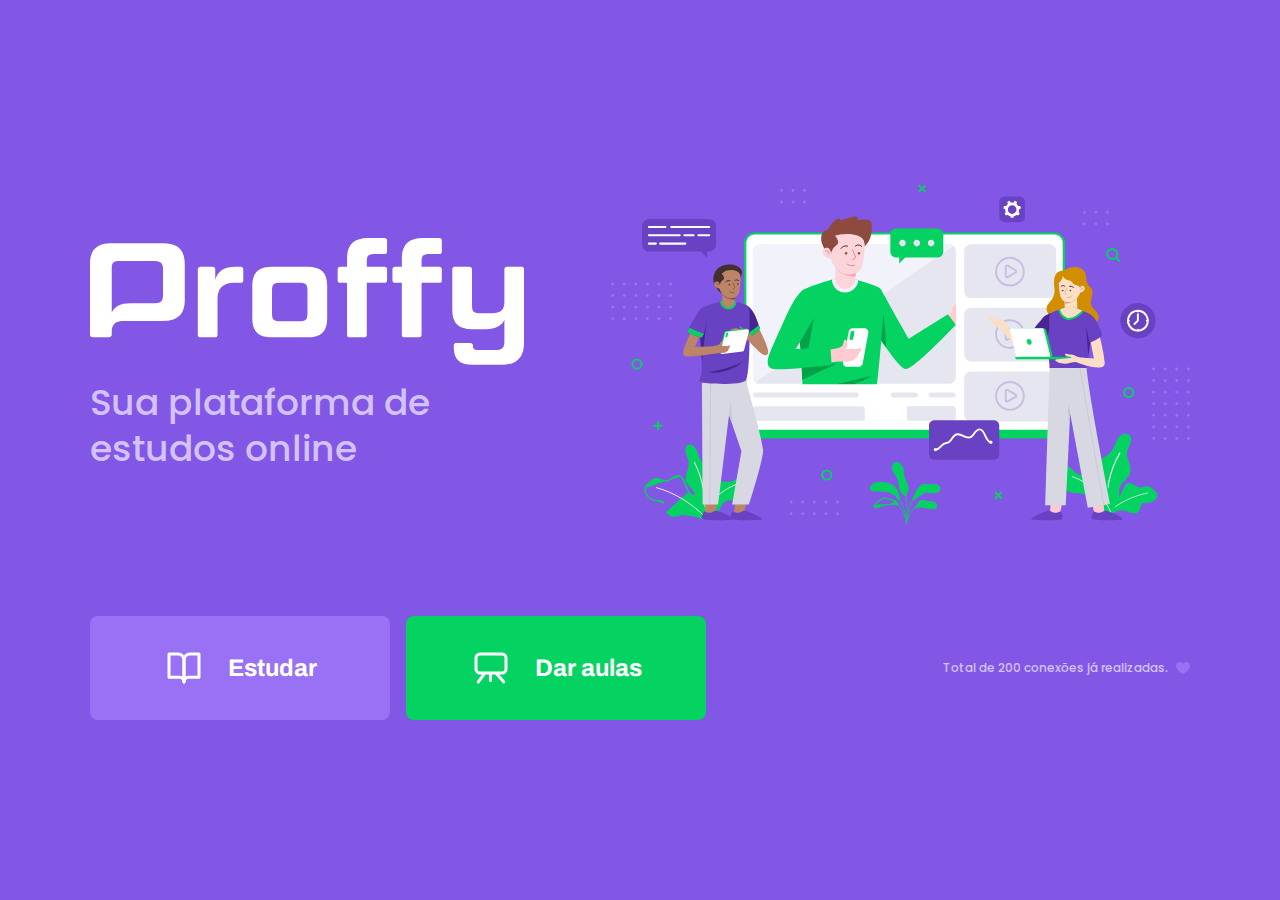
<file: index.html>
<!DOCTYPE html>
<html lang="en">
<head>
    <meta charset="UTF-8">
    <title>Proffy - Sua Plataforma de Estudos</title>
    <link rel="stylesheet" href="styles/main.css">
    <link rel="stylesheet" href="styles/partials/page-landing.css">
    <link rel="shortcut icon" href="images/favicon.png">
    <link href="https://fonts.googleapis.com/css2?family=Archivo:wght@400;700&amp;family=Poppins:wght@400;600&amp;display=swap"
          rel="stylesheet">
</head>
<body id="page-landing">
<div id="container">
    <div class="logo-container">
        <img src="images/logo.svg" alt="Proffy">
        <h2>Sua plataforma de estudos online</h2>
    </div>
    <img class="hero-image" src="images/landing.svg" alt="Plataforma de Estudos">
    <div class="buttons-container">
        <a class="study" href="study.html">
            <img src="images/icons/study.svg" alt="Estudar">Estudar
        </a>
        <a class="give-classes" href="give-classes.html">
            <img src="images/icons/give-classes.svg" alt="Dar Aulas">
            Dar aulas
        </a>
    </div>
    <p class="total-connections">
        Total de 200 conexões já realizadas.
        <img src="images/icons/purple-heart.svg" alt="Coração Roxo">
    </p>
</div>
</body>
</html>
</file>
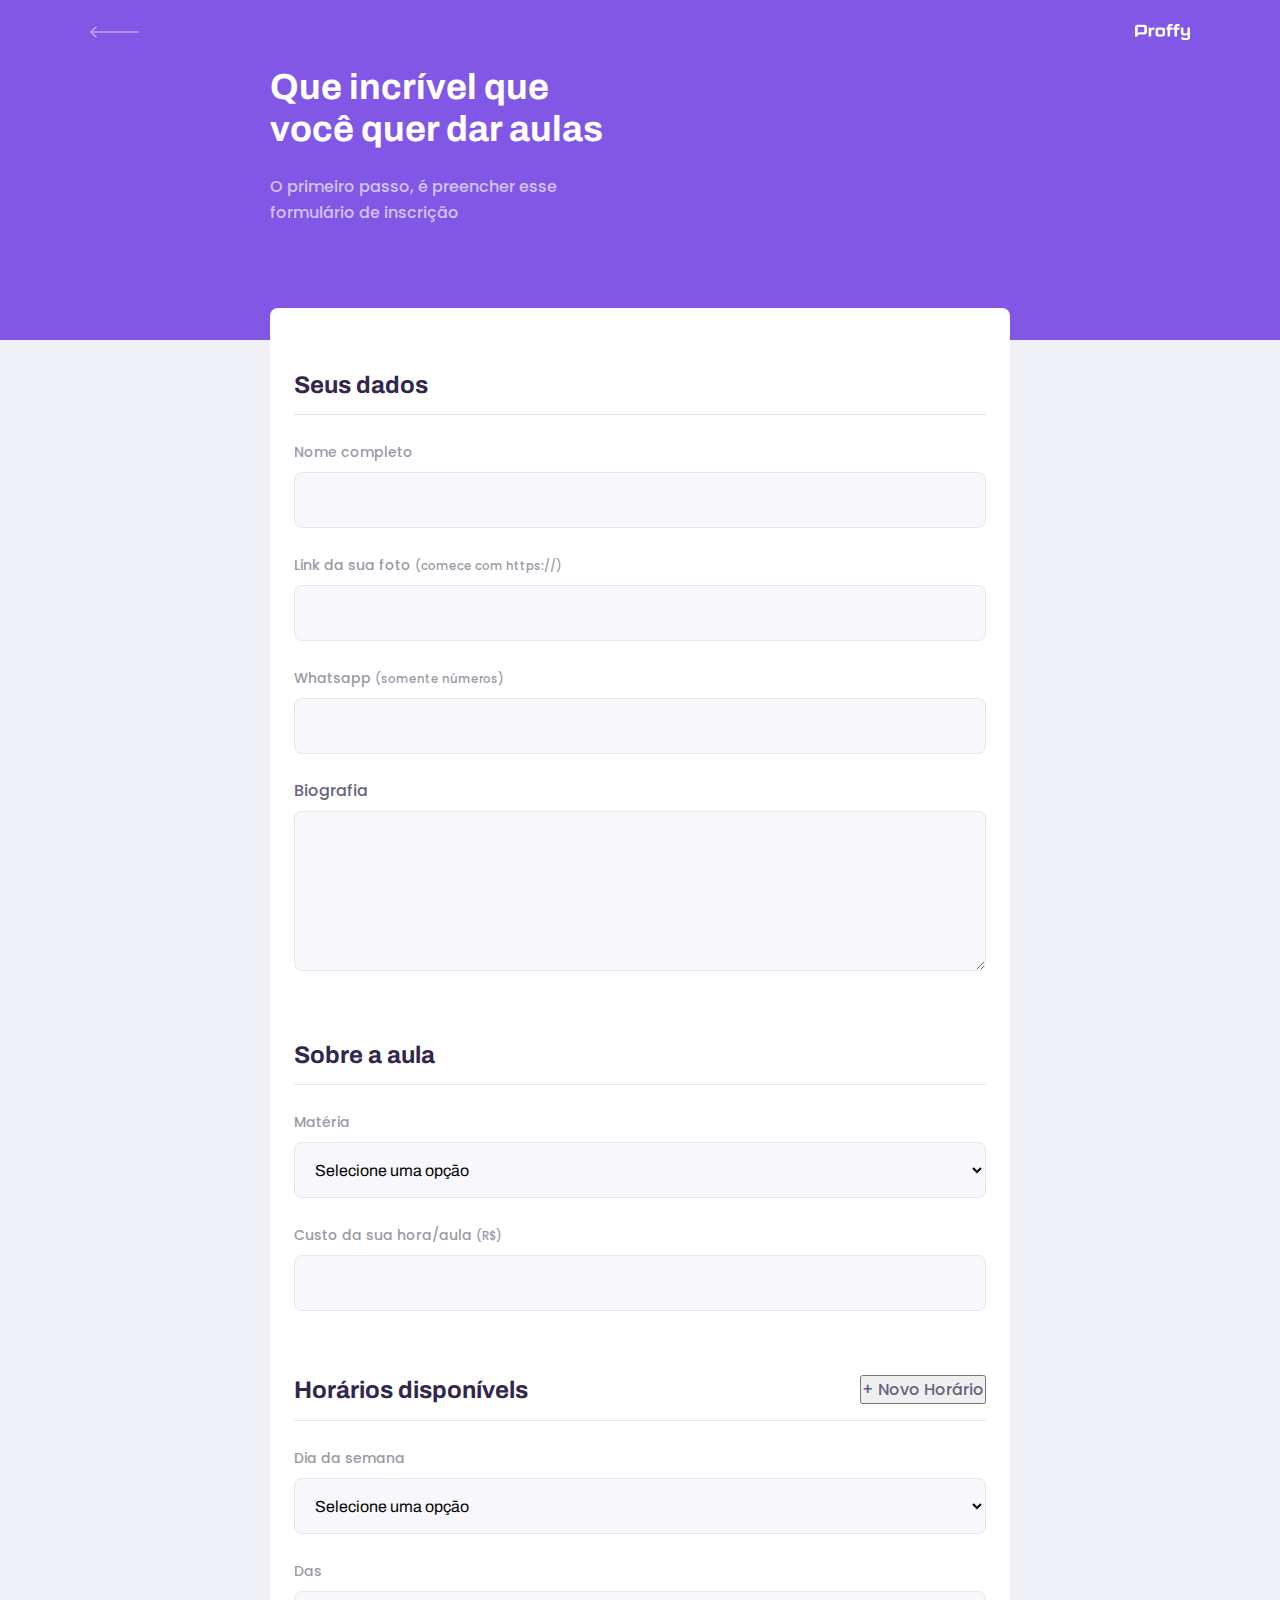
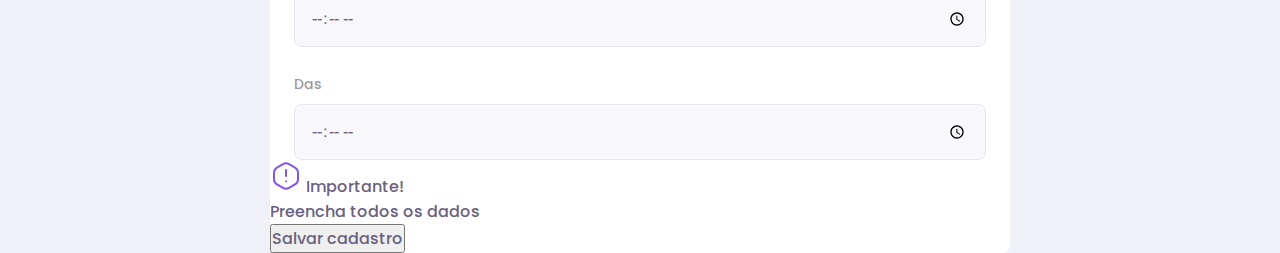
<file: give-classes.html>
<!DOCTYPE html>
<html lang="en">
<head>
    <meta charset="UTF-8">
    <title>Proffy - Sua Plataforma de Estudos</title>
    <link rel="stylesheet" href="styles/main.css">
    <link rel="stylesheet" href="styles/partials/header.css">
    <link rel="stylesheet" href="styles/partials/page-give-classes.css">
    <link rel="stylesheet" href="styles/partials/forms.css">
    <link rel="shortcut icon" href="images/favicon.png">
    <link href="https://fonts.googleapis.com/css2?family=Archivo:wght@400;700&amp;family=Poppins:wght@400;600&amp;display=swap"
          rel="stylesheet">
</head>
<body id="page-give-classes">
<div id="container">
    <header class="page-header">
        <div class="top-bar-container">
            <a href="index.html">
                <img src="images/icons/back.svg" alt="Voltar">
            </a>
            <img src="images/logo.svg" alt="Proffy">
        </div>
        <div class="header-content">
            <strong>Que incrível que você quer dar aulas</strong>
            <p>O primeiro passo, é preencher esse formulário de inscrição</p>
        </div>
    </header>
    <main>
        <form action="" id="create-class">
            <fieldset>
                <legend>Seus dados</legend>
                <div class="input-block">
                    <label for="name">Nome completo</label>
                    <input name="name" id="name" type="text" required>
                </div>
                <div class="input-block">
                    <label for="avatar">Link da sua foto <small>(comece com https://)</small></label>
                    <input name="avatar" id="avatar" type="url" required>
                </div>
                <div class="input-block">
                    <label for="whatsapp">Whatsapp <small>(somente números)</small></label>
                    <input name="whatsapp" id="whatsapp" type="number" required>
                </div>
                <div class="textarea-block">
                    <label for="bio">Biografia</label>
                    <textarea name="bio" id="bio" required></textarea>
                </div>
            </fieldset>
            <fieldset>
                <legend>Sobre a aula</legend>
                <div class="select-block">
                    <label for="subject"> Matéria</label>
                    <select name="subject" id="subject" required>
                        <option value="">Selecione uma opção</option>
                        <option value="1">Artes</option>
                        <option value="2">Biologia</option>
                        <option value="3">Ciências</option>
                        <option value="4">Educação física</option>
                        <option value="5">Física</option>
                        <option value="6">Geografia</option>
                        <option value="7">História</option>
                        <option value="8">Matemática</option>
                        <option value="9">Português</option>
                        <option value="10">Química</option>
                    </select>
                </div>
                <div class="input-block">
                    <label for="cost">Custo da sua hora/aula <small>
                        (R$)
                    </small></label>
                    <input name="cost" id="cost" type="number" required>

                </div>
            </fieldset>
            <fieldset>
                <legend>Horários disponívels
                    <button id="add-time">+ Novo Horário</button>
                </legend>
                <div class="schedule-item">
                    <div class="select-block">
                        <label for="weekday">Dia da semana</label>
                        <select name="weekday[]" required>
                            <option value="">Selecione uma opção</option>
                            <option value="0">Domingo</option>
                            <option value="1">Segunda-feira</option>
                            <option value="2">Terça-feira</option>
                            <option value="3">Quarta-feira</option>
                            <option value="4">Quinta-feira</option>
                            <option value="5">Sexta-feira</option>
                            <option value="6">Sábado</option>
                        </select>
                    </div>
                    <div class="input-block">
                        <label for="time_from">Das</label>
                        <input type="time" name="time_from[]" required>
                    </div>
                    <div class="input-block">
                        <label for="time_to">Das</label>
                        <input type="time" name="time_tp[]" required>
                    </div>
                </div>
            </fieldset>
        </form>
        <footer>
            <p>
                <img src="images/icons/warning.svg" alt="Aviso importante">
                Importante!<br>Preencha todos os dados
            </p>
            <button type="submit" form="create-class">Salvar cadastro</button>
        </footer>
    </main>
</div>
</body>
</html>
</file>
<file: styles/main.css>
:root {
    --color-background: #F0F0F7;
    --color-primary-lighter: #9871F5;
    --color-primary-light: #916BEA;
    --color-primary: #8257E5;
    --color-primary-dark: #774DD6;
    --color-primary-darker: #6842c2;
    --color-secondary: #04D361;
    --color-secondary-dark: #04BF58;
    --color-title-in-primary: #FFFFFF;
    --color-text-in-primary: #D4C2FF;
    --color-text-title: #32264D;
    --color-text-complement: #9C98A6;
    --color-text-base: #6A6180;
    --color-line-in-white: #E6E6F0;
    --color-input-background: #F8F8FC;
    --color-button-text: #FFFFFF;
    --color-box-base: #FFFFFF;
    --color-box-footer: #FAFAFC;
    --color-small-info: #C1BCCC;

}

* {
    margin: 0;
    padding: 0;
    box-sizing: border-box;
}

html, body {
    height: 100vh;
}

body {
    background: var(--color-background);
    display: flex;
    align-items: center;
    justify-content: center;
}

body, input, button, textarea {
    font-weight: 500;
    font-family: Poppins, serif;
    font-size: 1.6rem;
    color: var(--color-text-base);
}

#container {
    width: 90vw;
    max-width: 700px;
}

@media (min-width: 700px) {
    :root{
        font-size: 62.5%; /* todo 1rem vai ser relativo a 10px*/
    }
}
</file>
<file: styles/partials/page-landing.css>
#page-landing {
    background: var(--color-primary);
}

#page-landing #container {
    color: var(--color-text-in-primary);
}

.logo-container img {
    height: 10rem;
}

.logo-container {
    text-align: center;
}

.logo-container h2 {
    font-weight: 500;
    font-size: 3.6rem;
    line-height: 4.6rem;
    margin-top: 0.8rem;
}

.hero-image {
    width: 100%;
}

.buttons-container {
    display: flex;
    justify-content: center;
    margin: 3.2rem 0;
}

.buttons-container a {
    width: 30rem;
    height: 10.4rem;
    border-radius: 0.8rem;
    margin-right: 1.6rem;
    font: 700 2.4rem Archivo;
    display: flex;
    align-items: center;
    justify-content: center;
    text-decoration: none;
    color: var(--color-button-text);
    transition: background-color 0.2s;
}


.buttons-container a img {
    width: 4rem;
    margin-right: 2.4rem;
}

.buttons-container a.study {
    background-color: var(--color-primary-lighter);
}

.buttons-container a.study:hover {
    background-color: var(--color-primary-light);
}

.buttons-container a.give-classes {
    background-color: var(--color-secondary);
    margin-right: 0;
}

.buttons-container a.give-classes:hover {
    background-color: var(--color-secondary-dark);
    margin-right: 0;
}

.total-connections {
    font-size: 1.8rem;
    display: flex;
    align-items: center;
    justify-content: center;
}

.total-connections img {
    margin-left: 0.8rem;
}

@media (max-width: 699px) {
    :root {
        font-size: 40%;
    }
}

@media (min-width: 1100px) {
    #page-landing #container {
        max-width: 1100px;
        display: grid;
        grid-template-columns: 2fr 1fr 2fr;
        grid-template-rows: 350px 1fr;
        grid-template-areas: "proffy image image" "button button texting";
        column-gap: 87px;
        row-gap: 86px;
    }

    .logo-container {
        grid-area: proffy;
        text-align: initial;
        align-self: center;
        margin: 0;
    }

    .logo-container img {
        height: 127px;
    }

    .hero-image {
        grid-area: image;
        height: 350px;
    }

    .buttons-container {
        grid-area: button;
        justify-content: flex-start;
        margin: 0;
    }

    .total-connections {
        grid-area: texting;
        justify-content: end;
        font-size: 1.2rem;
    }
}
</file>
<file: styles/partials/header.css>
.page-header {
    background: var(--color-primary);

    display: flex;
    flex-direction: column;
}

.page-header .top-bar-container {
    width: 90%;

    margin: 0 auto;

    display: flex;
    align-items: center;
    justify-content: space-between;

    padding: 1.6rem 0;
}

.page-header .top-bar-container a {
    height: 3.2rem;
    transition: opacity 0.2s;
}

.page-header .top-bar-container a:hover {
    opacity: 0.6;
}

.page-header .top-bar-container > img {
    height: 1.6rem;
}

.page-header .header-content {
    width: 90%;
    margin: 3.2rem auto;
    position: relative;
}

.page-header .header-content strong {
    font: 700 3.6rem Archivo;
    line-height: 4.2rem;
    color: var(--color-title-in-primary);
}

.page-header .header-content p {
    max-width: 30rem;
    font-size: 1.6rem;
    line-height: 2.6rem;
    color: var(--color-text-in-primary);
    margin-top: 2.4rem;
}

@media (min-width: 700px) {

    .page-header {
        height: 340px;
    }

    .page-header .top-bar-container {
        max-width: 1100px;
    }

    .page-header .header-content {
        max-width: 740px;

        margin: 0 auto;

        flex: 1 1;
        padding-bottom: 48px;
        display: flex;
        flex-direction: column;
        justify-content: center;
    }

    .page-header .header-content strong {
        max-width: 350px;
    }
}
</file>
<file: styles/partials/page-give-classes.css>
#page-give-classes #container {
    width: 100vw;
    height: 100vh;
}

#page-give-classes .page-header .header-content{
    margin-bottom: 6.4rem;
}

#page-give-classes main {
    background-color: var(--color-box-base);
    width: 100%;
    max-width: 74rem;
    border-radius: .8rem;
    margin: -3.2rem auto 3.2rem;
    padding-top: 6.4rem;
}

#page-give-classes fieldset {
    border: none;

    padding: 0 2.4rem;
}

#page-give-classes fieldset legend {
    font: 700 2.4rem Archivo;
    color: var(--color-text-title);
    margin-bottom: 2.4rem;

    display: flex;
    align-items: center;
    justify-content: space-between;

    width: 100%;
    padding-bottom: 1.6rem;
    border-bottom: 1px solid var(--color-line-in-white);
}

#page-give-classes fieldset+fieldset {
    margin-top: 6.4rem;
}

#page-give-classes .input-block + .input-block,
#page-give-classes .input-block + .textarea-block,
#page-give-classes .select-block + .input-block {
    margin-top: 2.4rem;
}

@media (min-width: 700px) {
    #page-give-classes #container {
        max-width: 100vw;
    }
}
</file>
<file: styles/partials/forms.css>
.select-block label,
.input-block label {
    font-size: 1.4rem;
    color: var(--color-text-complement)
}

.input-block input,
.select-block select,
.textarea-block textarea {
    width: 100%;
    height: 5.6rem;
    margin-top: 0.8rem;
    border-radius: 0.8rem;
    background: var(--color-input-background);
    border: 1px solid var(--color-line-in-white);
    outline: 0;
    padding: 0 1.6rem;
    font: 1.6rem Archivo;
}

.textarea-block textarea {
  padding: 1.2rem 1.6rem;
    height: 16rem;
    resize: vertical;
}

.input-block,
.textarea-block {
    position: relative;
}

.input-block:focus-within::after,
.textarea-block:focus-within::after {
    content: '';

    width: calc(100% - 3.2rem);
    height: 2px;
    background: var(--color-primary-light);
    position: absolute;
    left: 1.6rem;
    bottom: 0;
}
</file>
